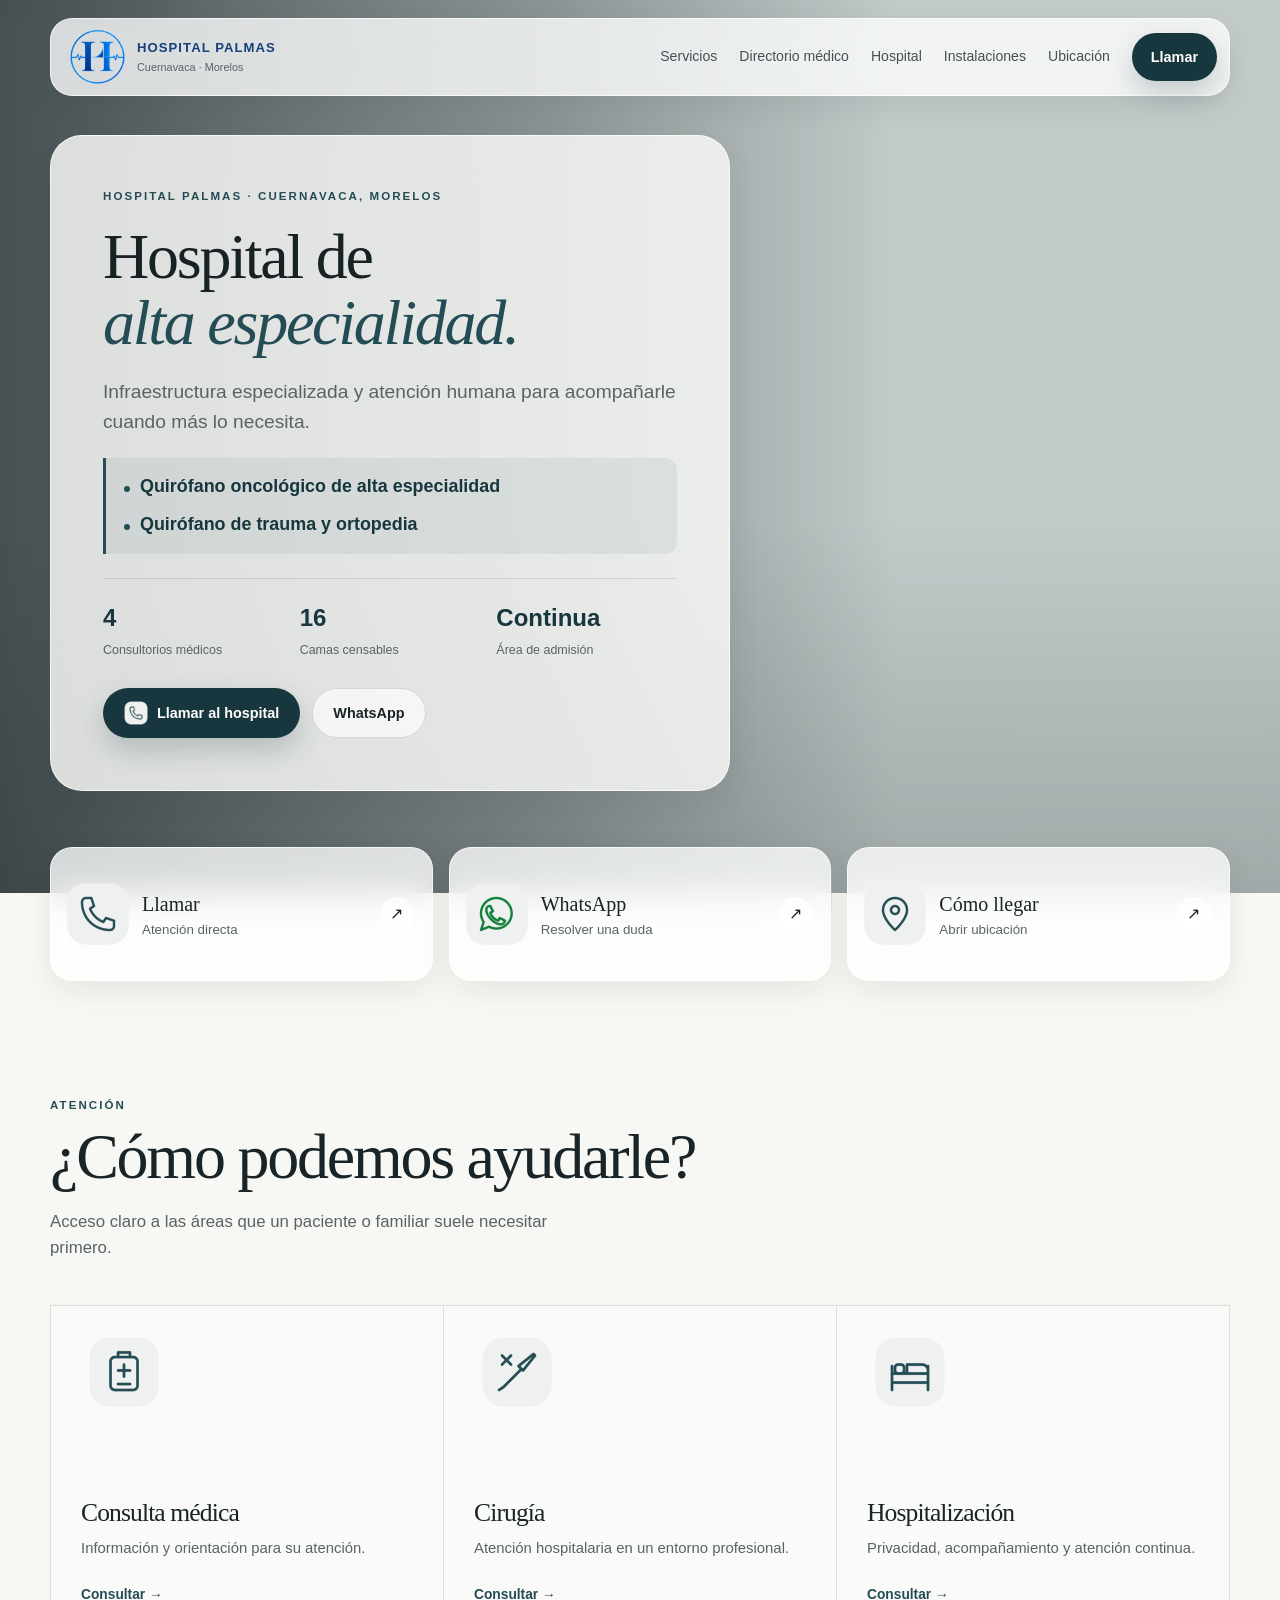
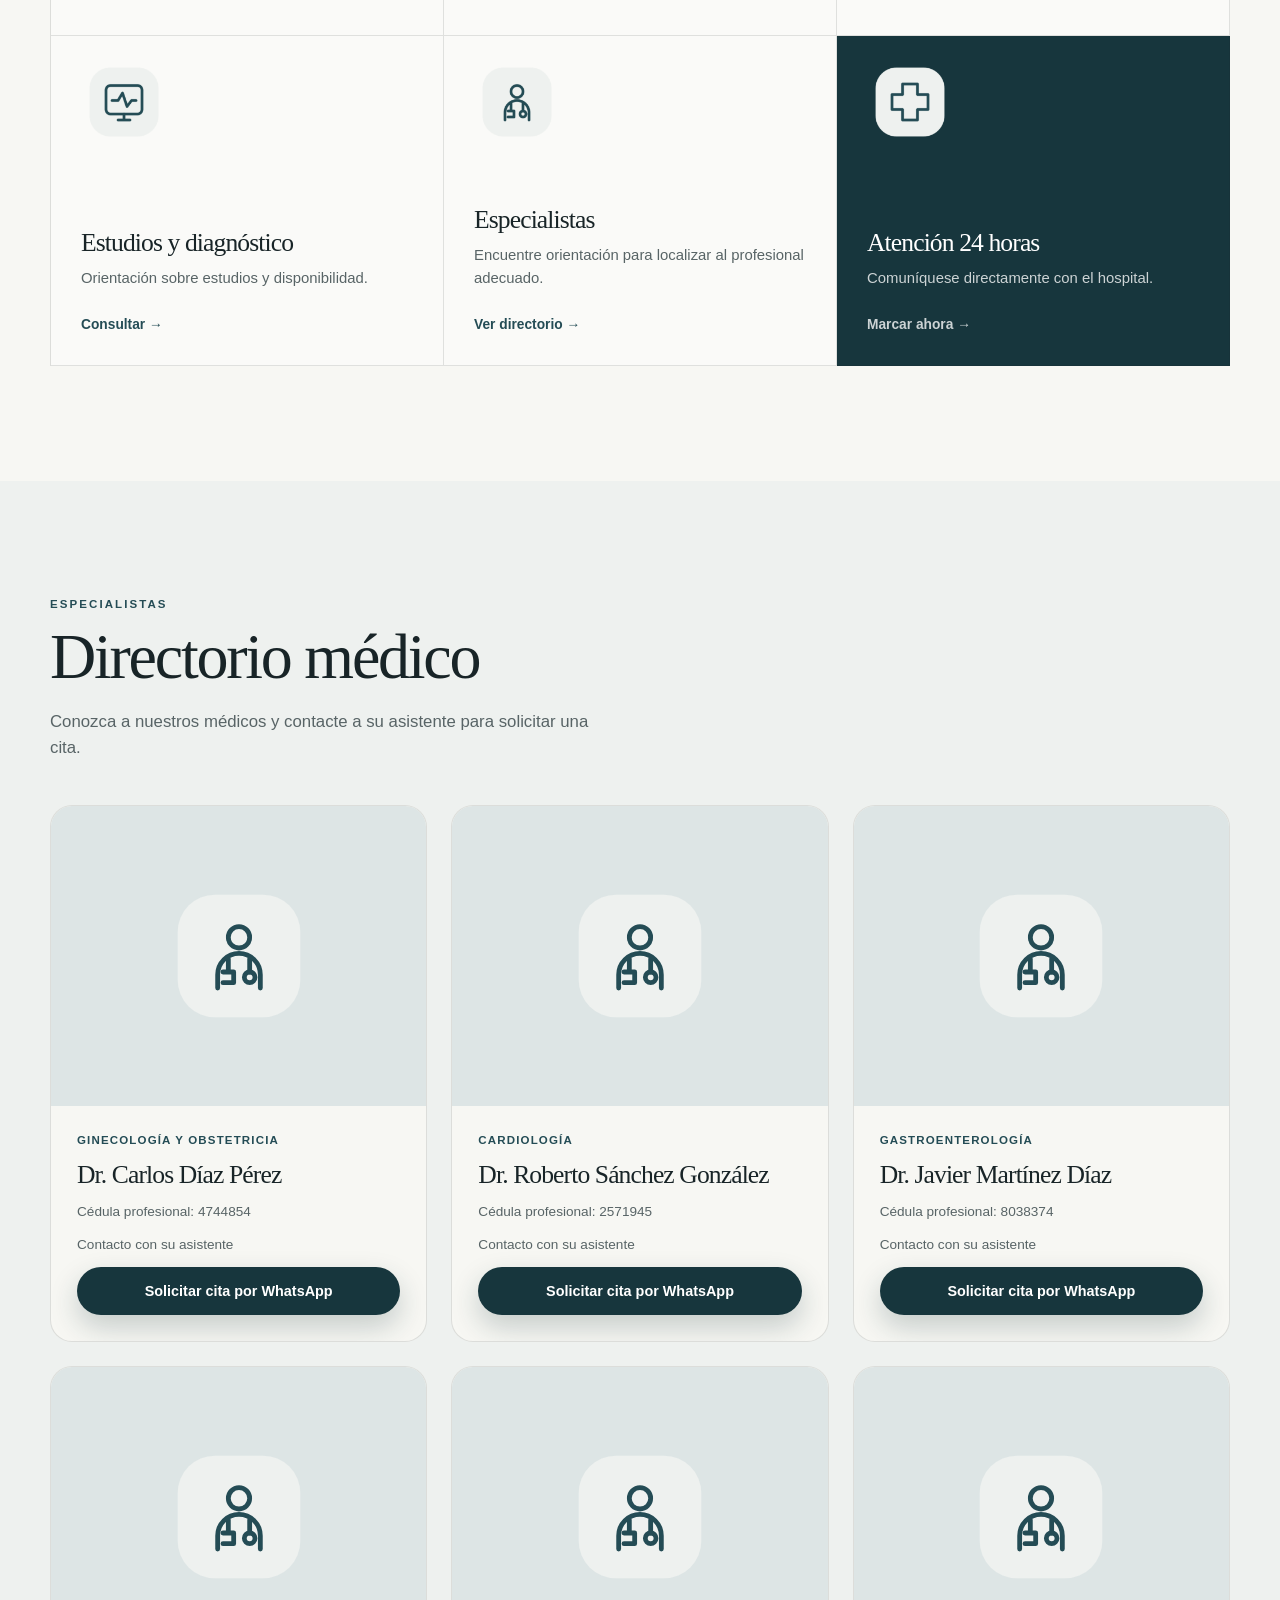
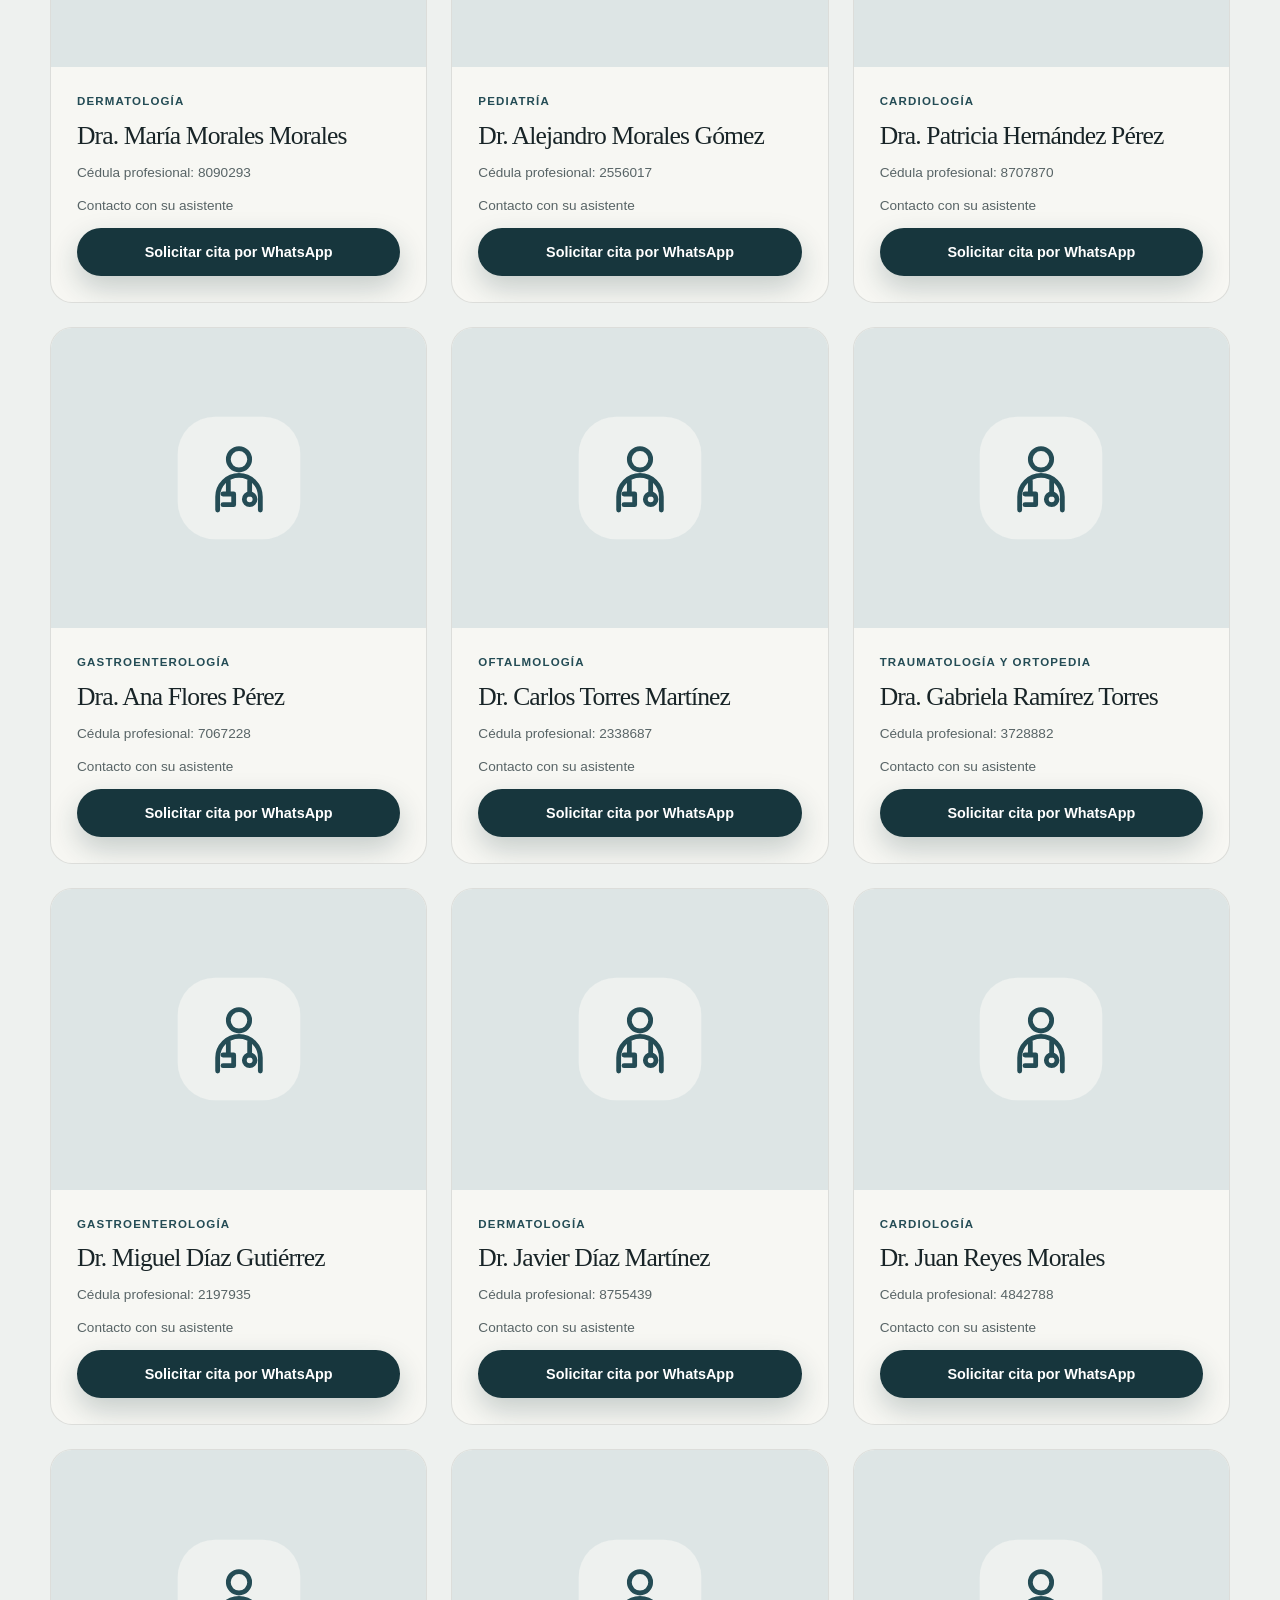
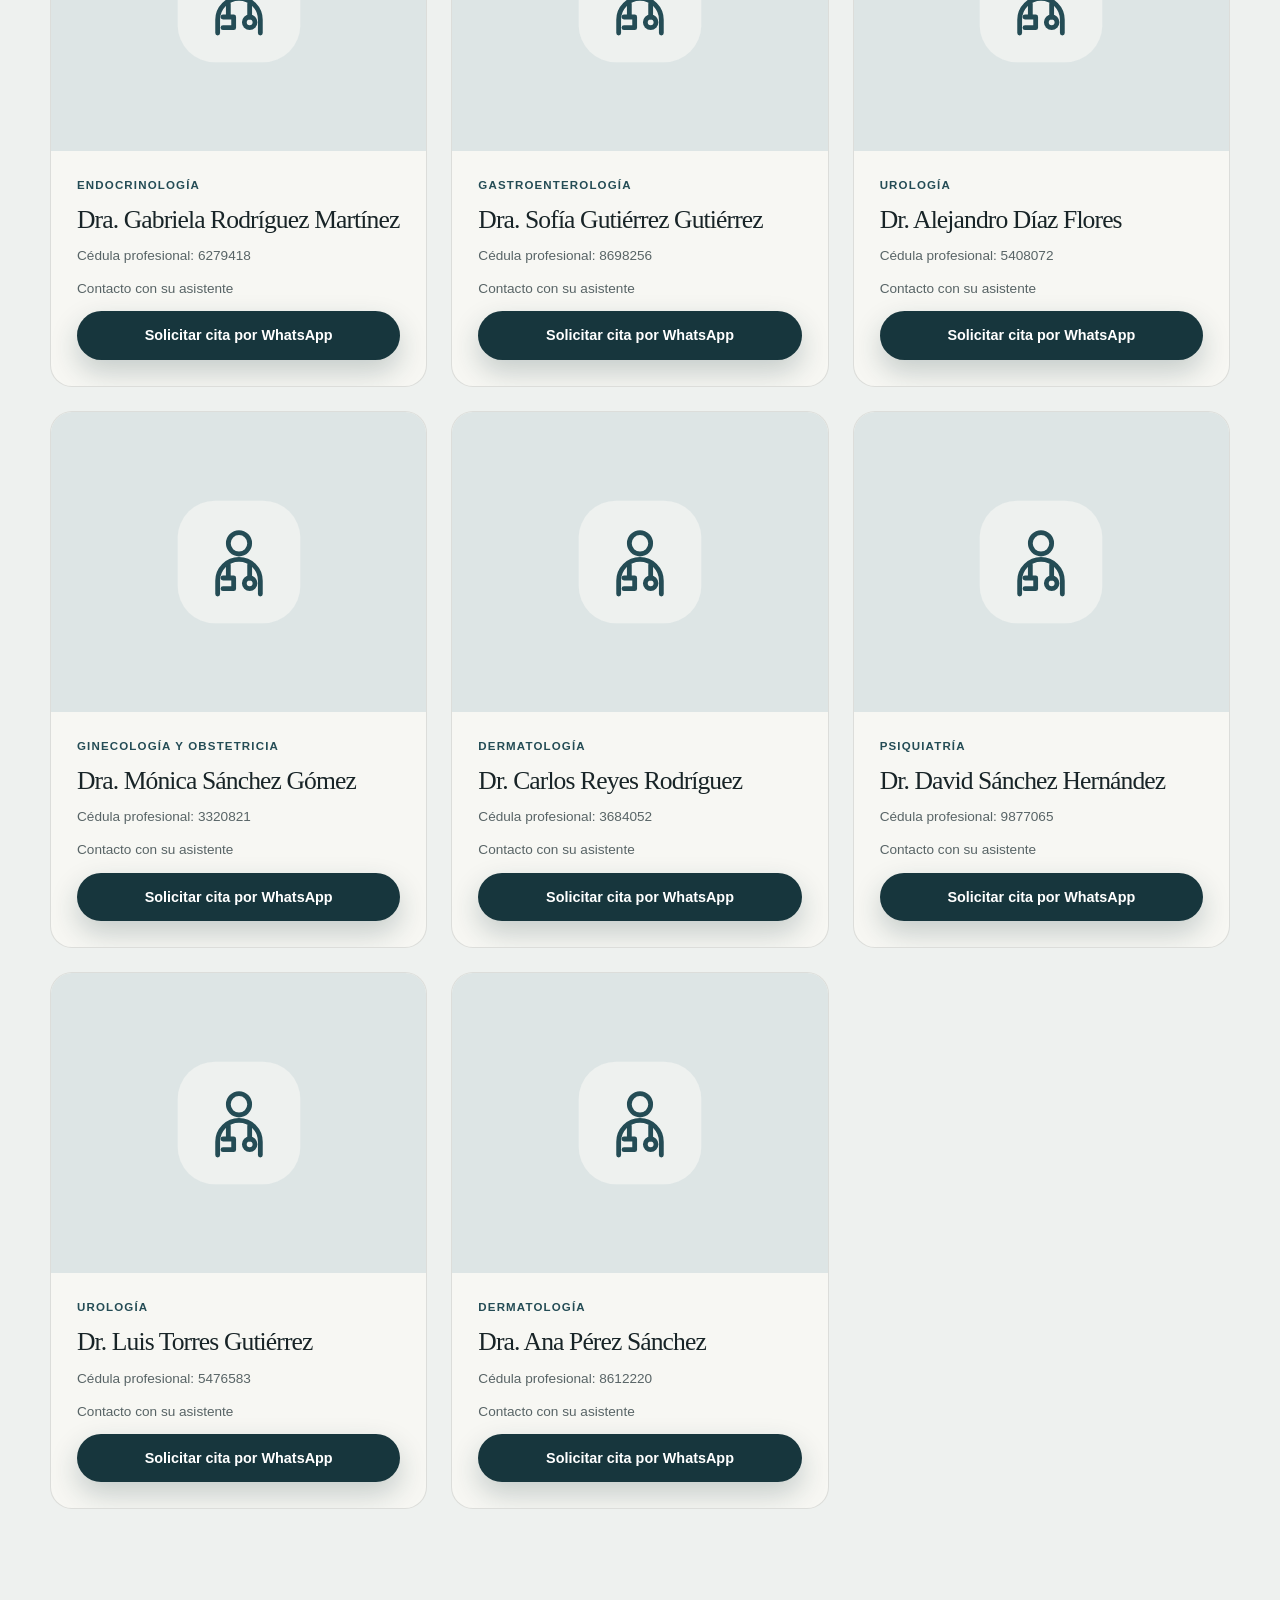
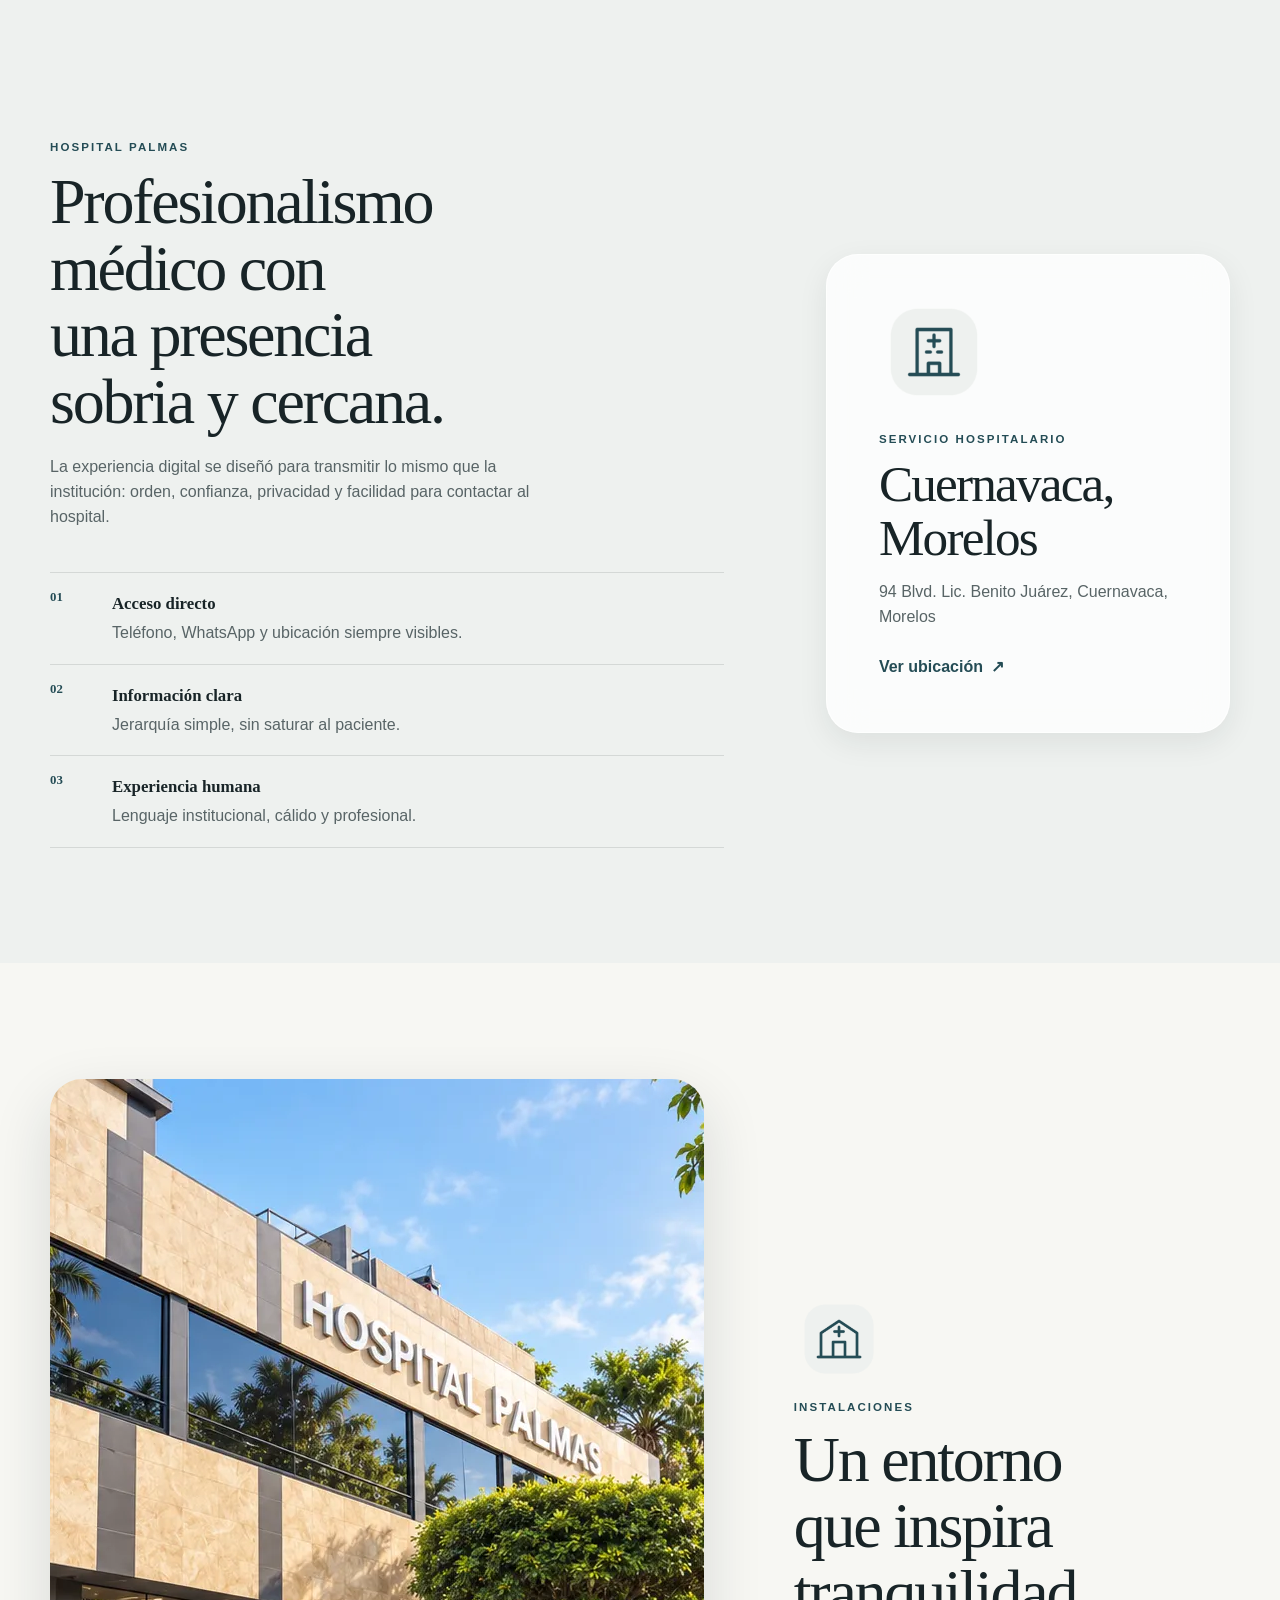
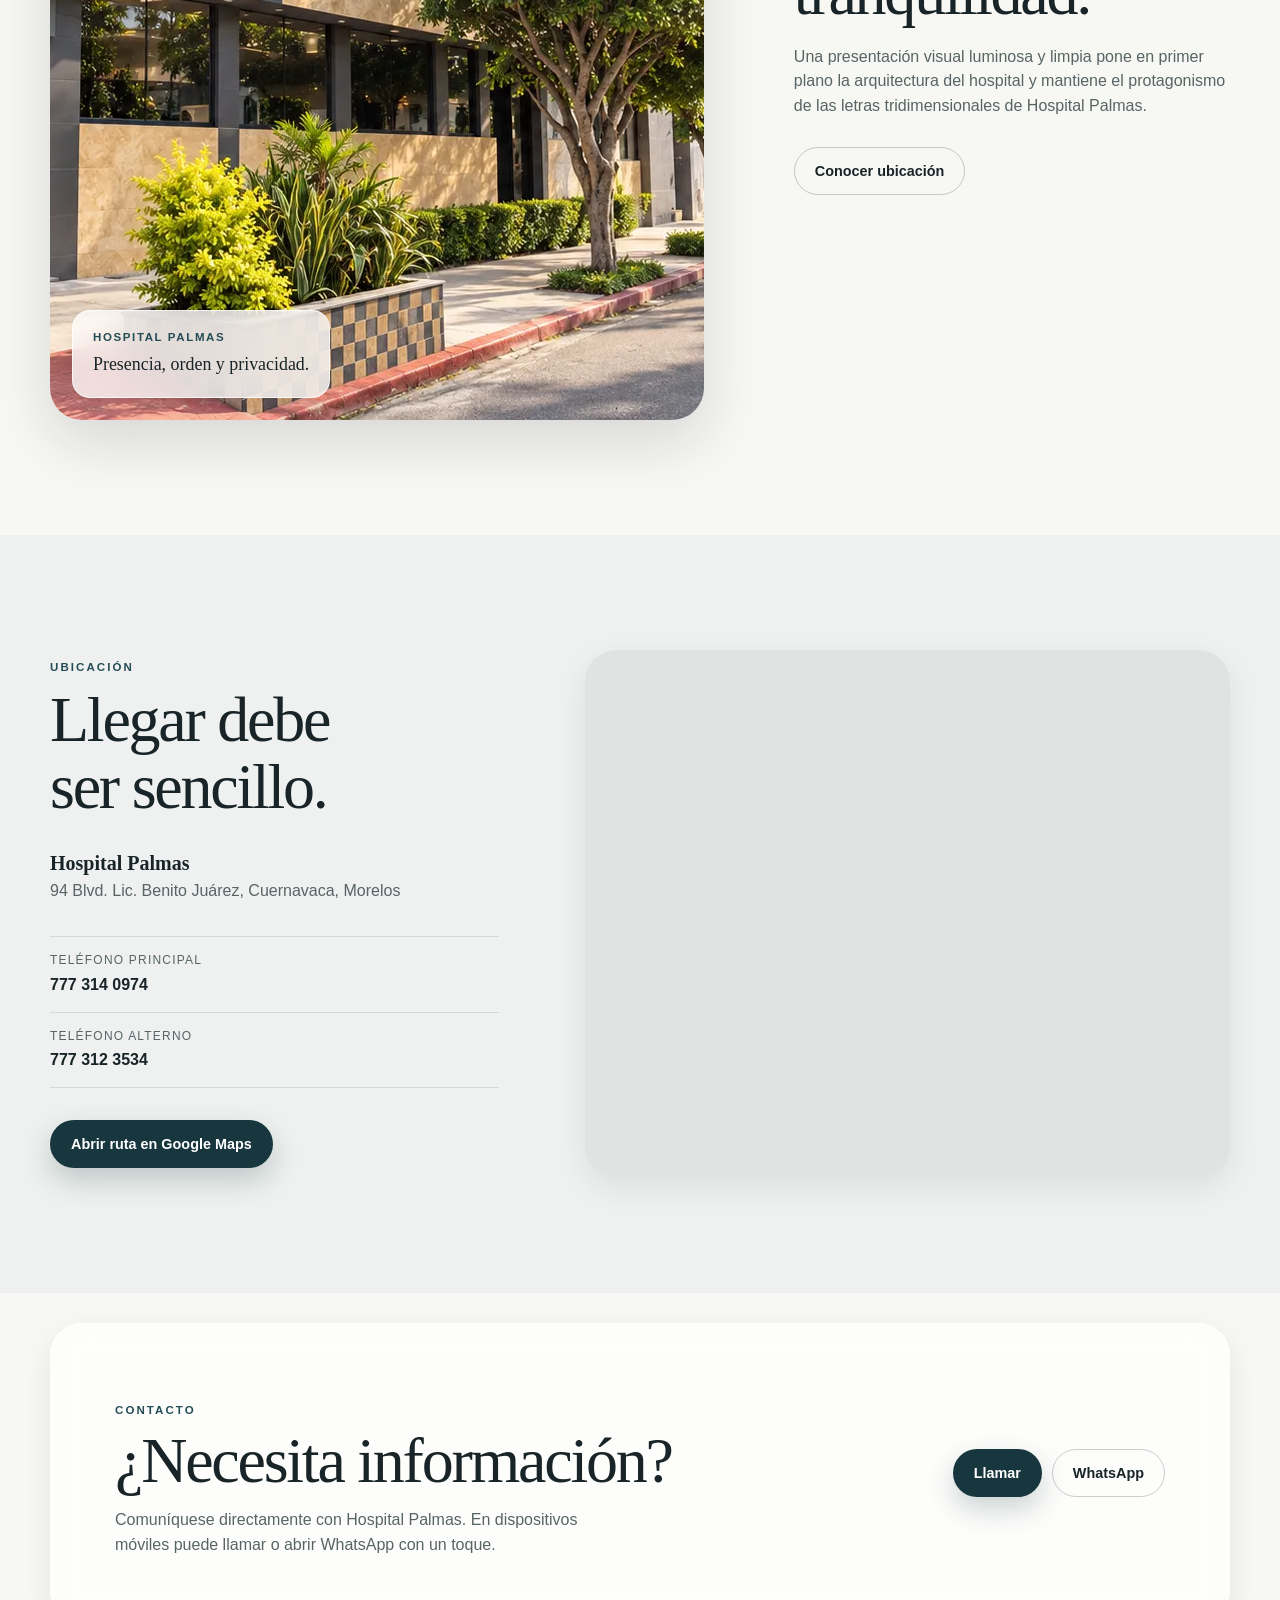
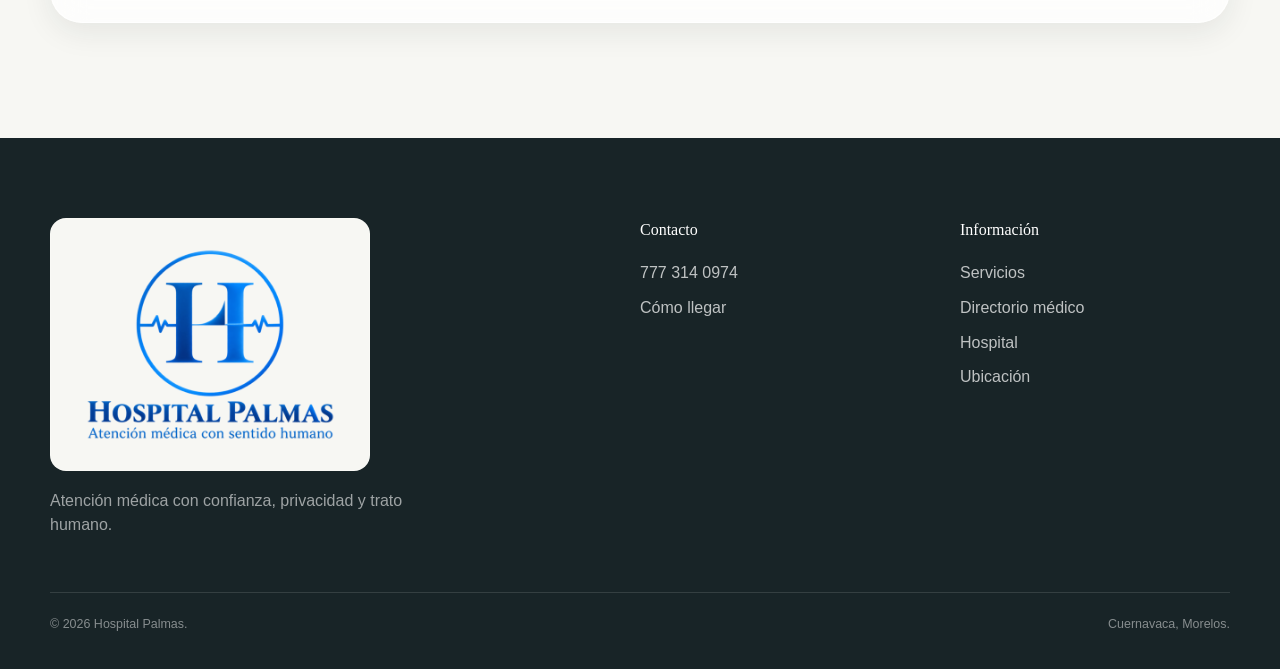
<file: index.html>
<!doctype html>
<html lang="es-MX">
<head>
  <meta charset="utf-8">
  <meta name="viewport" content="width=device-width, initial-scale=1, viewport-fit=cover">
  <meta name="theme-color" content="#f7f7f3">
  <meta name="description" content="Hospital Palmas en Cuernavaca, Morelos. Atención hospitalaria con confianza, privacidad y trato humano.">
  <meta name="format-detection" content="telephone=no">
  <meta name="mobile-web-app-capable" content="yes">
  <meta name="apple-mobile-web-app-capable" content="yes">
  <meta name="apple-mobile-web-app-status-bar-style" content="default">
  <title>Hospital Palmas | Cuernavaca, Morelos</title>

  <link rel="icon" href="./assets/img/favicon.svg" type="image/svg+xml">
  <link rel="manifest" href="./manifest.webmanifest">
  <link rel="preload" href="./assets/img/hero-hospital-palmas-fast.webp" media="(min-width: 721px)" as="image" type="image/webp" fetchpriority="high">
  <link rel="preload" href="./assets/img/hero-hospital-palmas-mobile-fast.webp" media="(max-width: 720px)" as="image" type="image/webp" fetchpriority="high">
  <link rel="stylesheet" href="./assets/css/modules/tokens.css">
  <link rel="stylesheet" href="./assets/css/modules/reset.css">
  <link rel="stylesheet" href="./assets/css/modules/base.css">
  <link rel="stylesheet" href="./assets/css/modules/header.css">
  <link rel="stylesheet" href="./assets/css/modules/hero.css">
  <link rel="stylesheet" href="./assets/css/modules/components.css">
  <link rel="stylesheet" href="./assets/css/modules/sections.css">
  <link rel="stylesheet" href="./assets/css/modules/directory.css">
  <link rel="stylesheet" href="./assets/css/modules/responsive.css">

  <script type="application/ld+json">
  {
    "@context": "https://schema.org",
    "@type": "Hospital",
    "name": "Hospital Palmas",
    "address": {
      "@type": "PostalAddress",
      "streetAddress": "94 Blvd. Lic. Benito Juárez",
      "addressLocality": "Cuernavaca",
      "addressRegion": "Morelos",
      "addressCountry": "MX"
    },
    "telephone": "+52 777 314 0974"
  }
  </script>
</head>
<body>
  <a class="skip-link" href="#contenido">Saltar al contenido</a>

  <header class="site-header" data-header>
    <div class="shell header-inner glass">
      <a class="brand" href="#inicio" aria-label="Hospital Palmas, inicio">
        <span class="brand-emblem" aria-hidden="true"><img src="./assets/img/hospital-palmas-logo.webp" alt="" width="640" height="480"></span>
        <span class="brand-copy">
          <strong>HOSPITAL PALMAS</strong>
          <small>Cuernavaca · Morelos</small>
        </span>
      </a>

      <button class="nav-toggle" type="button" aria-expanded="false" aria-controls="main-nav" data-nav-toggle>
        <span class="sr-only">Abrir menú</span>
        <span class="nav-toggle-line"></span><span class="nav-toggle-line"></span>
      </button>

      <nav class="main-nav" id="main-nav" aria-label="Navegación principal" data-nav>
        <a href="#servicios">Servicios</a>
        <a href="#directorio">Directorio médico</a>
        <a href="#hospital">Hospital</a>
        <a href="#instalaciones">Instalaciones</a>
        <a href="#ubicacion">Ubicación</a>
        <a class="button button--small button--dark" href="tel:+527773140974" data-phone-link>Llamar</a>
      </nav>
    </div>
  </header>

  <main id="contenido">
    <section class="hero" id="inicio" aria-labelledby="hero-title">
      <picture class="hero-media" aria-hidden="true">
        <source media="(max-width: 720px)" srcset="./assets/img/hero-hospital-palmas-mobile-fast.webp" type="image/webp">
        <source srcset="./assets/img/hero-hospital-palmas-fast.webp" type="image/webp">
        <img src="./assets/img/hero-hospital-palmas-fast.webp" alt="" width="1672" height="941" fetchpriority="high" decoding="async">
      </picture>
      <div class="hero-scrim"></div>

      <div class="shell hero-content">
        <div class="hero-card glass glass--hero">
          <p class="eyebrow">Hospital Palmas · Cuernavaca, Morelos</p>
          <h1 id="hero-title">Hospital de <em>alta especialidad.</em></h1>
          <p class="hero-lead">Infraestructura especializada y atención humana para acompañarle cuando más lo necesita.</p>
          <ul class="hero-specialties" aria-label="Áreas quirúrgicas">
            <li>Quirófano oncológico de alta especialidad</li>
            <li>Quirófano de trauma y ortopedia</li>
          </ul>
          <dl class="hero-capacity" aria-label="Infraestructura hospitalaria">
            <div><dt>Consultorios médicos</dt><dd>4</dd></div>
            <div><dt>Camas censables</dt><dd>16</dd></div>
            <div><dt>Área de admisión</dt><dd>Continua</dd></div>
          </dl>
          <div class="hero-actions" role="group" aria-label="Acciones principales">
            <a class="button button--primary" href="tel:+527773140974" data-phone-link>
              <img class="button-icon" src="./assets/img/icons/phone.webp" alt="" width="24" height="24">
              Llamar al hospital
            </a>
            <a class="button button--glass" href="https://wa.me/527773140974?text=Hola%2C%20quisiera%20solicitar%20informaci%C3%B3n%20en%20Hospital%20Palmas." target="_blank" rel="noopener" data-whatsapp-link>
              WhatsApp
            </a>
          </div>
        </div>
      </div>
    </section>

    <section class="quick-actions section--lifted" aria-label="Acciones rápidas">
      <div class="shell quick-grid">
        <a class="quick-card glass" href="tel:+527773140974" data-phone-link data-reveal>
          <img src="./assets/img/icons/phone.webp" alt="" width="48" height="48">
          <span><strong>Llamar</strong><small>Atención directa</small></span>
          <span class="arrow" aria-hidden="true">↗</span>
        </a>
        <a class="quick-card glass" href="https://wa.me/527773140974?text=Hola%2C%20quisiera%20solicitar%20informaci%C3%B3n%20en%20Hospital%20Palmas." target="_blank" rel="noopener" data-whatsapp-link data-reveal>
          <img src="./assets/img/icons/whatsapp.webp" alt="" width="48" height="48">
          <span><strong>WhatsApp</strong><small>Resolver una duda</small></span>
          <span class="arrow" aria-hidden="true">↗</span>
        </a>
        <a class="quick-card glass" href="https://share.google/wZBZdM2OzebrpD4pE" target="_blank" rel="noopener" data-map-link data-reveal>
          <img src="./assets/img/icons/location.webp" alt="" width="48" height="48">
          <span><strong>Cómo llegar</strong><small>Abrir ubicación</small></span>
          <span class="arrow" aria-hidden="true">↗</span>
        </a>
      </div>
    </section>

    <section class="section" id="servicios" aria-labelledby="services-title">
      <div class="shell">
        <div class="section-heading" data-reveal>
          <p class="eyebrow">Atención</p>
          <h2 id="services-title">¿Cómo podemos ayudarle?</h2>
          <p>Acceso claro a las áreas que un paciente o familiar suele necesitar primero.</p>
        </div>

        <div class="service-grid">
          <article class="service-card" data-reveal>
            <img src="./assets/img/icons/consult.webp" alt="" loading="lazy" width="48" height="48">
            <div><h3>Consulta médica</h3><p>Información y orientación para su atención.</p></div>
            <a href="#contacto" aria-label="Consultar sobre consulta médica">Consultar <span aria-hidden="true">→</span></a>
          </article>
          <article class="service-card" data-reveal>
            <img src="./assets/img/icons/surgery.webp" alt="" loading="lazy" width="48" height="48">
            <div><h3>Cirugía</h3><p>Atención hospitalaria en un entorno profesional.</p></div>
            <a href="#contacto" aria-label="Consultar sobre cirugía">Consultar <span aria-hidden="true">→</span></a>
          </article>
          <article class="service-card" data-reveal>
            <img src="./assets/img/icons/hospitalization.webp" alt="" loading="lazy" width="48" height="48">
            <div><h3>Hospitalización</h3><p>Privacidad, acompañamiento y atención continua.</p></div>
            <a href="#contacto" aria-label="Consultar sobre hospitalización">Consultar <span aria-hidden="true">→</span></a>
          </article>
          <article class="service-card" data-reveal>
            <img src="./assets/img/icons/diagnosis.webp" alt="" loading="lazy" width="48" height="48">
            <div><h3>Estudios y diagnóstico</h3><p>Orientación sobre estudios y disponibilidad.</p></div>
            <a href="#contacto" aria-label="Consultar sobre estudios y diagnóstico">Consultar <span aria-hidden="true">→</span></a>
          </article>
          <article class="service-card" data-reveal>
            <img src="./assets/img/icons/specialists.webp" alt="" loading="lazy" width="48" height="48">
            <div><h3>Especialistas</h3><p>Encuentre orientación para localizar al profesional adecuado.</p></div>
            <a href="#directorio">Ver directorio <span aria-hidden="true">→</span></a>
          </article>
          <article class="service-card service-card--accent" data-reveal>
            <img src="./assets/img/icons/emergency.webp" alt="" loading="lazy" width="48" height="48">
            <div><h3>Atención 24 horas</h3><p>Comuníquese directamente con el hospital.</p></div>
            <a href="tel:+527773140974" data-phone-link>Marcar ahora <span aria-hidden="true">→</span></a>
          </article>
        </div>
      </div>
    </section>

    <section class="section directory-section" id="directorio" aria-labelledby="directory-title">
      <div class="shell">
        <div class="section-heading">
          <p class="eyebrow">Especialistas</p>
          <h2 id="directory-title">Directorio médico</h2>
          <p>Conozca a nuestros médicos y contacte a su asistente para solicitar una cita.</p>
        </div>
        <div class="directory-grid" data-doctor-list></div>
        <div class="directory-empty" data-directory-status role="status">
          <p class="eyebrow">Próximamente</p>
          <h3>Estamos preparando nuestro directorio.</h3>
          <p data-directory-message>Pronto podrá consultar los perfiles de nuestros médicos. Mientras tanto, comuníquese con el hospital para recibir orientación.</p>
          <a class="button button--outline" href="tel:+527773140974" data-phone-link>Llamar al hospital</a>
        </div>
      </div>
    </section>

    <section class="section section--soft" id="hospital" aria-labelledby="hospital-title">
      <div class="shell split-layout">
        <div class="split-copy" data-reveal>
          <p class="eyebrow">Hospital Palmas</p>
          <h2 id="hospital-title">Profesionalismo médico con una presencia sobria y cercana.</h2>
          <p>La experiencia digital se diseñó para transmitir lo mismo que la institución: orden, confianza, privacidad y facilidad para contactar al hospital.</p>
          <div class="trust-list" role="list">
            <div role="listitem"><span>01</span><p><strong>Acceso directo</strong>Teléfono, WhatsApp y ubicación siempre visibles.</p></div>
            <div role="listitem"><span>02</span><p><strong>Información clara</strong>Jerarquía simple, sin saturar al paciente.</p></div>
            <div role="listitem"><span>03</span><p><strong>Experiencia humana</strong>Lenguaje institucional, cálido y profesional.</p></div>
          </div>
        </div>
        <div class="feature-panel glass" data-reveal>
          <img src="./assets/img/icons/hospital.webp" alt="" loading="lazy" width="48" height="48">
          <p class="eyebrow">Servicio hospitalario</p>
          <h3>Cuernavaca, Morelos</h3>
          <p data-address>94 Blvd. Lic. Benito Juárez, Cuernavaca, Morelos.</p>
          <a class="text-link" href="https://share.google/wZBZdM2OzebrpD4pE" target="_blank" rel="noopener" data-map-link>Ver ubicación <span aria-hidden="true">↗</span></a>
        </div>
      </div>
    </section>

    <section class="section" id="instalaciones" aria-labelledby="facilities-title">
      <div class="shell facilities-layout">
        <div class="facilities-visual" data-reveal>
          <img src="./assets/img/hero-hospital-palmas-fast.webp" alt="Fachada de Hospital Palmas en Cuernavaca" loading="lazy" width="1672" height="941">
          <div class="floating-note glass"><span>Hospital Palmas</span><strong>Presencia, orden y privacidad.</strong></div>
        </div>
        <div class="facilities-copy" data-reveal>
          <img class="section-icon" src="./assets/img/icons/facilities.webp" alt="" loading="lazy" width="48" height="48">
          <p class="eyebrow">Instalaciones</p>
          <h2 id="facilities-title">Un entorno que inspira tranquilidad.</h2>
          <p>Una presentación visual luminosa y limpia pone en primer plano la arquitectura del hospital y mantiene el protagonismo de las letras tridimensionales de Hospital Palmas.</p>
          <a class="button button--outline" href="#ubicacion">Conocer ubicación</a>
        </div>
      </div>
    </section>

    <section class="section section--soft" id="ubicacion" aria-labelledby="location-title">
      <div class="shell location-layout">
        <div class="location-copy" data-reveal>
          <p class="eyebrow">Ubicación</p>
          <h2 id="location-title">Llegar debe ser sencillo.</h2>
          <address>
            <strong>Hospital Palmas</strong><br>
            <span data-address>94 Blvd. Lic. Benito Juárez<br>Cuernavaca, Morelos</span>
          </address>
          <div class="contact-stack">
            <a href="tel:+527773140974" data-phone-link><span>Teléfono principal</span><strong data-phone-display>777 314 0974</strong></a>
            <a href="tel:+527773123534" data-secondary-phone-link><span>Teléfono alterno</span><strong data-secondary-phone-display>777 312 3534</strong></a>
          </div>
          <a class="button button--primary" href="https://share.google/wZBZdM2OzebrpD4pE" target="_blank" rel="noopener" data-map-link>Abrir ruta en Google Maps</a>
        </div>
        <div class="map-frame" data-reveal>
          <iframe title="Mapa de Hospital Palmas en Cuernavaca" data-map-src="https://www.google.com/maps?q=94%20Blvd.%20Lic.%20Benito%20Ju%C3%A1rez%2C%20Cuernavaca%2C%20Morelos&output=embed" loading="lazy" referrerpolicy="no-referrer-when-downgrade" allowfullscreen></iframe>
        </div>
      </div>
    </section>

    <section class="section contact-section" id="contacto" aria-labelledby="contact-title">
      <div class="shell contact-card glass" data-reveal>
        <div>
          <p class="eyebrow">Contacto</p>
          <h2 id="contact-title">¿Necesita información?</h2>
          <p>Comuníquese directamente con Hospital Palmas. En dispositivos móviles puede llamar o abrir WhatsApp con un toque.</p>
        </div>
        <div class="contact-actions">
          <a class="button button--primary" href="tel:+527773140974" data-phone-link>Llamar</a>
          <a class="button button--outline" href="https://wa.me/527773140974?text=Hola%2C%20quisiera%20solicitar%20informaci%C3%B3n%20en%20Hospital%20Palmas." target="_blank" rel="noopener" data-whatsapp-link>WhatsApp</a>
        </div>
      </div>
    </section>
  </main>

  <footer class="site-footer">
    <div class="shell footer-grid">
      <div>
        <a class="brand brand--footer" href="#inicio" aria-label="Hospital Palmas, inicio"><img class="brand-logo" src="./assets/img/hospital-palmas-logo.webp" alt="Hospital Palmas — Atención médica con sentido humano" width="640" height="480" loading="lazy"></a>
        <p>Atención médica con confianza, privacidad y trato humano.</p>
      </div>
      <div><strong>Contacto</strong><a href="tel:+527773140974" data-phone-link data-phone-display>777 314 0974</a><a href="https://share.google/wZBZdM2OzebrpD4pE" target="_blank" rel="noopener" data-map-link>Cómo llegar</a></div>
      <div><strong>Información</strong><a href="#servicios">Servicios</a><a href="#directorio">Directorio médico</a><a href="#hospital">Hospital</a><a href="#ubicacion">Ubicación</a></div>
    </div>
    <div class="shell footer-bottom"><span>© <span data-year></span> Hospital Palmas.</span><span>Cuernavaca, Morelos.</span></div>
  </footer>

  <nav class="mobile-dock glass" aria-label="Acciones rápidas móviles">
    <a href="tel:+527773140974" data-phone-link><img src="./assets/img/icons/phone.webp" alt="" width="24" height="24"><small>Llamar</small></a>
    <a href="https://wa.me/527773140974?text=Hola%2C%20quisiera%20solicitar%20informaci%C3%B3n%20en%20Hospital%20Palmas." target="_blank" rel="noopener" data-whatsapp-link><img src="./assets/img/icons/whatsapp.webp" alt="" width="24" height="24"><small>WhatsApp</small></a>
    <a href="https://share.google/wZBZdM2OzebrpD4pE" target="_blank" rel="noopener" data-map-link><img src="./assets/img/icons/location.webp" alt="" width="24" height="24"><small>Cómo llegar</small></a>
  </nav>

  <script type="module" src="./assets/js/app.js"></script>
</body>
</html>
</file>
<file: assets/css/modules/tokens.css>
:root {
  --paper: #f7f7f3;
  --white: #ffffff;
  --ink: #182427;
  --ink-soft: #586466;
  --line: rgba(24, 36, 39, .12);
  --petrol: #244c55;
  --petrol-deep: #17363d;
  --silver: #c7cecf;
  --sand: #d9c7ae;
  --alert: #a43e36;
  --glass: rgba(255, 255, 255, .78);
  --glass-strong: rgba(255, 255, 255, .9);
  --shadow-sm: 0 10px 30px rgba(24, 36, 39, .08);
  --shadow-md: 0 22px 60px rgba(24, 36, 39, .14);
  --radius-sm: 14px;
  --radius-md: 22px;
  --radius-lg: 32px;
  --shell: 1180px;
  --header-h: 78px;
  --ease: cubic-bezier(.2,.8,.2,1);
}
</file>
<file: assets/css/modules/base.css>
body {
  background: var(--paper);
  color: var(--ink);
  font-family: -apple-system, BlinkMacSystemFont, "SF Pro Text", "Segoe UI", Roboto, Helvetica, Arial, sans-serif;
  line-height: 1.55;
  -webkit-font-smoothing: antialiased;
  text-rendering: optimizeLegibility;
  overflow-x: hidden;
}
body.nav-open { overflow: hidden; }
.shell { width: min(calc(100% - 40px), var(--shell)); margin-inline: auto; }
.section { padding: clamp(76px, 9vw, 132px) 0; }
.section--soft { background: #eef1ef; }
.eyebrow { color: var(--petrol); text-transform: uppercase; letter-spacing: .18em; font-size: .72rem; font-weight: 800; }
h1, h2, h3 { font-family: Georgia, "Times New Roman", serif; font-weight: 500; letter-spacing: -.035em; line-height: 1.04; text-wrap: balance; }
h1 { font-size: clamp(2.8rem, 7vw, 6.5rem); }
h2 { font-size: clamp(2.2rem, 5vw, 4.5rem); }
h3 { font-size: clamp(1.35rem, 2vw, 1.85rem); }
p { color: var(--ink-soft); }
address { font-style: normal; }
.glass { background: var(--glass); border: 1px solid rgba(255,255,255,.72); box-shadow: var(--shadow-sm); backdrop-filter: blur(18px) saturate(135%); -webkit-backdrop-filter: blur(18px) saturate(135%); }
.sr-only { position: absolute; width: 1px; height: 1px; padding: 0; margin: -1px; overflow: hidden; clip: rect(0,0,0,0); white-space: nowrap; border: 0; }
.skip-link { position: fixed; z-index: 9999; left: 12px; top: 12px; transform: translateY(-140%); padding: 10px 14px; background: var(--white); border-radius: 10px; box-shadow: var(--shadow-sm); }
.skip-link:focus { transform: translateY(0); }
[data-reveal] { opacity: 0; transform: translateY(20px); transition: opacity .7s var(--ease), transform .7s var(--ease); }
[data-reveal].is-visible { opacity: 1; transform: none; }
:focus-visible { outline: 3px solid rgba(36, 76, 85, .35); outline-offset: 3px; }
::selection { background: rgba(36, 76, 85, .16); }

section[id] { scroll-margin-top: 120px; }
@media (max-width: 720px) { section[id] { scroll-margin-top: 100px; } }
</file>
<file: assets/css/modules/header.css>
.site-header { position: fixed; z-index: 100; inset: 18px 0 auto; transition: transform .35s var(--ease); }
.header-inner { min-height: var(--header-h); border-radius: 22px; display: flex; align-items: center; justify-content: space-between; padding: 10px 12px 10px 18px; }
.brand { display: inline-flex; align-items: center; gap: 12px; min-width: 0; }
.brand-emblem { position: relative; overflow: hidden; flex: 0 0 auto; width: clamp(44px, 5vw, 56px); aspect-ratio: 1; }
/* Show the emblem region of the original 1448 × 1086 logo without altering the asset. */
.brand-emblem img { position: absolute; width: 188.052%; max-width: none; height: auto; left: -43.506%; top: -7.143%; }
.site-header .brand-copy strong { color: #173f7a; }
.brand--footer { width: min(100%, 320px); padding: 18px 16px; border: 1px solid rgba(255,255,255,.18); border-radius: 16px; background: var(--paper); }
.brand-logo { width: 100%; height: auto; }
.brand:focus-visible { outline: 2px solid #4d6e9b; outline-offset: 5px; }
.brand-mark { flex-shrink: 0; width: 42px; aspect-ratio: 1; display: grid; place-items: center; border-radius: 12px; background: var(--petrol-deep); color: #fff; font: 700 .9rem/1 Georgia,serif; letter-spacing: .03em; box-shadow: inset 0 1px 0 rgba(255,255,255,.24); }
.brand-copy { display: grid; gap: 1px; }
.brand-copy strong { font-size: .82rem; letter-spacing: .08em; white-space: nowrap; }
.brand-copy small { color: var(--ink-soft); font-size: .68rem; }
.main-nav { display: flex; align-items: center; gap: 22px; font-size: .88rem; }
.main-nav > a:not(.button) { color: #445154; transition: color .2s ease; }
.main-nav > a:not(.button):hover { color: var(--petrol); }
.nav-toggle { flex-shrink: 0; display: none; width: 46px; height: 46px; border-radius: 14px; cursor: pointer; }
.nav-toggle .nav-toggle-line { display: block; width: 22px; height: 1.5px; margin: 6px auto; background: var(--ink); transition: transform .25s ease; }
</file>
<file: assets/css/modules/hero.css>
.hero { position: relative; min-height: max(720px, 92svh); overflow: hidden; background: #ccd4d3; }
.hero-media, .hero-media img { position: absolute; inset: 0; width: 100%; height: 100%; }
.hero-media img { object-fit: cover; object-position: 54% center; }
.hero-scrim { position: absolute; inset: 0; background: linear-gradient(90deg, rgba(14,25,29,.7) 0%, rgba(14,25,29,.34) 43%, rgba(14,25,29,.05) 70%), linear-gradient(0deg, rgba(10,16,18,.18), transparent 42%); }
.hero-content { position: relative; z-index: 2; min-height: max(720px, 92svh); display: flex; align-items: flex-end; padding-top: 135px; padding-bottom: clamp(70px, 8vw, 110px); }
.hero-card { width: min(680px, 100%); padding: clamp(28px, 5vw, 52px); border-radius: var(--radius-lg); background: rgba(250,250,247,.84); }
.hero-card .eyebrow { margin-bottom: 18px; }
.hero-card h1 { color: #172225; font-size: clamp(2.8rem, 5vw, 4.4rem); }
.hero-card h1 em { color: var(--petrol); font-style: italic; }
.hero-lead { max-width: 55ch; margin-top: 20px; font-size: clamp(1rem, 1.5vw, 1.2rem); }
.hero-actions { display: flex; flex-wrap: wrap; gap: 12px; margin-top: 28px; }
.hero-meta { display: flex; gap: 28px; margin-top: 28px; padding-top: 22px; border-top: 1px solid var(--line); font-size: .82rem; color: var(--ink-soft); }
.hero-meta span { display: grid; gap: 2px; }
.hero-meta strong { color: var(--ink); font-size: .95rem; }

.hero-specialties { list-style: none; margin: 22px 0 0; padding: 16px 18px; display: grid; gap: 12px; border-left: 3px solid var(--petrol); border-radius: 0 12px 12px 0; background: rgba(36,76,85,.07); }
.hero-specialties li { display: grid; grid-template-columns: 6px minmax(0, 1fr); gap: 10px; align-items: baseline; font-size: clamp(1rem, 1.4vw, 1.12rem); font-weight: 700; line-height: 1.45; color: var(--petrol-deep); }
.hero-specialties li::before { content: ""; width: 6px; height: 6px; border-radius: 50%; background: var(--petrol); }
.hero-capacity { display: grid; grid-template-columns: repeat(3, minmax(0, 1fr)); gap: 16px; margin-top: 24px; padding-top: 20px; border-top: 1px solid var(--line); }
.hero-capacity > div { display: flex; flex-direction: column; gap: 4px; }
.hero-capacity dt { font-size: .78rem; color: var(--ink-soft); }
.hero-capacity dd { order: -1; font-size: clamp(1.1rem, 2vw, 1.5rem); font-weight: 750; color: var(--petrol-deep); }
@media (max-width: 380px) {
  .hero-capacity { grid-template-columns: repeat(2, minmax(0, 1fr)); }
  .hero-capacity > div:last-child { grid-column: 1 / -1; }
}
</file>
<file: assets/css/modules/components.css>
.button { min-height: 48px; display: inline-flex; align-items: center; justify-content: center; gap: 9px; padding: 12px 20px; border-radius: 999px; font-weight: 750; font-size: .9rem; border: 1px solid transparent; transition: transform .2s ease, box-shadow .2s ease, background .2s ease; }
.button:hover { transform: translateY(-2px); }
.button--small { min-height: 42px; padding-inline: 18px; }
.button--primary, .button--dark { background: var(--petrol-deep); color: white; box-shadow: 0 12px 28px rgba(23,54,61,.22); }
.button--glass { background: rgba(255,255,255,.65); border-color: rgba(24,36,39,.14); }
.button--outline { background: transparent; border-color: rgba(24,36,39,.22); color: var(--ink); }
.button-icon { font-size: 1rem; }
.text-link { display: inline-flex; gap: 8px; align-items: center; color: var(--petrol); font-weight: 800; }
.section-heading { max-width: 760px; margin-bottom: 44px; }
.section-heading h2 { margin-top: 10px; }
.section-heading > p:last-child { max-width: 58ch; margin-top: 18px; font-size: 1.05rem; }
.quick-grid { display: grid; grid-template-columns: repeat(3, 1fr); gap: 16px; }
.quick-card { position: relative; min-height: 134px; border-radius: var(--radius-md); padding: 18px 18px 18px 15px; display: grid; grid-template-columns: 64px minmax(0, 1fr) 34px; align-items: center; gap: 12px; transition: transform .25s var(--ease), box-shadow .25s var(--ease); }
.quick-card:hover { transform: translateY(-4px); box-shadow: var(--shadow-md); }
.quick-card img { width: 64px; height: 64px; object-fit: contain; }
.quick-card span:nth-of-type(1) { display: grid; min-width: 0; overflow-wrap: anywhere; }
.quick-card strong { font-family: Georgia,serif; font-size: 1.25rem; font-weight: 500; }
.quick-card small { color: var(--ink-soft); }
.arrow { width: 34px; height: 34px; display: grid; place-items: center; border-radius: 50%; background: rgba(255,255,255,.72); }
.service-grid { display: grid; grid-template-columns: repeat(3, 1fr); border-top: 1px solid var(--line); border-left: 1px solid var(--line); }
.service-card { min-height: 330px; padding: 30px; border-right: 1px solid var(--line); border-bottom: 1px solid var(--line); display: flex; flex-direction: column; align-items: flex-start; background: rgba(255,255,255,.38); transition: background .25s ease, transform .25s ease; }
.service-card:hover { background: #fff; }
.service-card img { width: 86px; height: 72px; object-fit: contain; margin-bottom: auto; }
.service-card h3 { margin: 26px 0 10px; }
.service-card p { font-size: .93rem; }
.service-card > a { margin-top: 24px; color: var(--petrol); font-size: .86rem; font-weight: 800; }
.service-card--accent { background: var(--petrol-deep); color: #fff; }
.service-card--accent p, .service-card--accent > a { color: rgba(255,255,255,.78); }
.service-card--accent:hover { background: #102d34; }
.mobile-dock { display: none; }
</file>
<file: assets/css/modules/sections.css>
.section--lifted { position: relative; z-index: 5; margin-top: -46px; }
.split-layout { display: grid; grid-template-columns: 1.25fr .75fr; gap: clamp(40px, 8vw, 110px); align-items: center; }
.split-copy h2 { margin-top: 12px; max-width: 16ch; }
.split-copy > p:not(.eyebrow) { margin-top: 20px; max-width: 58ch; }
.trust-list { margin-top: 42px; border-top: 1px solid var(--line); }
.trust-list > div { display: grid; grid-template-columns: 44px 1fr; gap: 18px; padding: 18px 0; border-bottom: 1px solid var(--line); }
.trust-list span { color: var(--petrol); font: 700 .8rem/1 Georgia,serif; }
.trust-list p { display: grid; gap: 4px; }
.trust-list strong { color: var(--ink); font-family: Georgia,serif; font-size: 1.05rem; }
.feature-panel { border-radius: var(--radius-lg); padding: clamp(28px, 5vw, 52px); }
.feature-panel img { width: 110px; height: 90px; object-fit: contain; margin-bottom: 34px; }
.feature-panel h3 { margin: 8px 0 16px; font-size: clamp(2rem, 4vw, 3.4rem); }
.feature-panel .text-link { margin-top: 26px; }
.facilities-layout { display: grid; grid-template-columns: 1.2fr .8fr; gap: clamp(34px, 7vw, 90px); align-items: center; }
.facilities-visual { position: relative; border-radius: var(--radius-lg); overflow: hidden; box-shadow: var(--shadow-md); }
.facilities-visual > img { width: 100%; aspect-ratio: 4/3; object-fit: cover; object-position: 60% center; }
.floating-note { position: absolute; left: 22px; bottom: 22px; max-width: 300px; padding: 18px 20px; border-radius: 18px; display: grid; gap: 4px; }
.floating-note span { color: var(--petrol); font-size: .72rem; text-transform: uppercase; letter-spacing: .14em; font-weight: 800; }
.floating-note strong { font-family: Georgia,serif; font-size: 1.12rem; font-weight: 500; }
.section-icon { width: 90px; height: 72px; object-fit: contain; margin-bottom: 24px; }
.facilities-copy h2 { margin-top: 10px; }
.facilities-copy > p:not(.eyebrow) { margin: 18px 0 28px; }
.location-layout { display: grid; grid-template-columns: .82fr 1.18fr; gap: clamp(32px, 7vw, 86px); align-items: center; }
.location-copy h2 { margin-top: 10px; }
.location-copy address { margin-top: 28px; color: var(--ink-soft); font-size: 1rem; }
.location-copy address strong { color: var(--ink); font-family: Georgia,serif; font-size: 1.25rem; }
.contact-stack { display: grid; margin: 32px 0; border-top: 1px solid var(--line); }
.contact-stack a { display: grid; gap: 3px; padding: 14px 0; border-bottom: 1px solid var(--line); }
.contact-stack span { font-size: .75rem; color: var(--ink-soft); text-transform: uppercase; letter-spacing: .1em; }
.contact-stack strong { font-size: 1rem; }
.map-frame { min-height: 520px; overflow: hidden; border-radius: var(--radius-lg); box-shadow: var(--shadow-sm); background: #dfe4e3; }
.map-frame iframe { border: 0; width: 100%; height: 100%; min-height: 520px; }
.contact-section { padding-top: 30px; }
.contact-card { border-radius: var(--radius-lg); padding: clamp(30px, 6vw, 64px); display: flex; align-items: center; justify-content: space-between; gap: 30px; }
.contact-card h2 { margin-top: 8px; }
.contact-card p { margin-top: 14px; max-width: 58ch; }
.contact-actions { display: flex; gap: 10px; flex-shrink: 0; }
.site-footer { padding: 80px 0 34px; background: var(--ink); color: #fff; }
.footer-grid { display: grid; grid-template-columns: 1.5fr .75fr .75fr; gap: 50px; }
.brand--footer .brand-mark { background: rgba(255,255,255,.12); }
.brand--footer .brand-copy small { color: rgba(255,255,255,.58); }
.footer-grid > div > p { max-width: 42ch; margin-top: 18px; color: rgba(255,255,255,.58); }
.footer-grid > div:not(:first-child) { display: grid; align-content: start; gap: 10px; }
.footer-grid > div:not(:first-child) strong { margin-bottom: 8px; font-family: Georgia,serif; font-weight: 500; }
.footer-grid a { color: rgba(255,255,255,.72); }
.footer-bottom { border-top: 1px solid rgba(255,255,255,.12); margin-top: 54px; padding-top: 22px; display: flex; justify-content: space-between; gap: 20px; color: rgba(255,255,255,.48); font-size: .78rem; }
</file>
<file: assets/css/modules/directory.css>
.directory-section { background: #eef1ef; scroll-margin-top: 115px; }
.directory-grid { display: grid; grid-template-columns: repeat(3, minmax(0, 1fr)); gap: 24px; }
.doctor-card { overflow: hidden; border: 1px solid var(--line); border-radius: var(--radius-md); background: var(--paper); display: flex; flex-direction: column; }
.doctor-portrait { position: relative; aspect-ratio: 5 / 4; display: grid; place-items: center; background: #dde5e5; overflow: hidden; }
.doctor-placeholder { width: 128px; max-width: 45%; height: auto; }
.doctor-photo { position: absolute; inset: 0; width: 100%; height: 100%; object-fit: cover; object-position: center 25%; }
.doctor-details { padding: 26px; display: flex; flex-direction: column; gap: 12px; flex: 1; overflow-wrap: anywhere; }
.doctor-details .eyebrow { letter-spacing: .1em; }
.doctor-license, .doctor-assistant { font-size: .85rem; }
.doctor-details .button { margin-top: auto; text-align: center; }
.directory-empty { max-width: 760px; padding: clamp(24px, 4vw, 40px); border: 1px solid var(--line); border-radius: var(--radius-md); background: var(--paper); }
.directory-empty h3 { margin-top: 12px; }
.directory-empty > p:not(.eyebrow) { margin-top: 16px; }
.directory-empty .button { margin-top: 24px; }
@media (max-width: 980px) { .directory-grid { grid-template-columns: repeat(2, minmax(0, 1fr)); } }
@media (max-width: 720px) { .directory-grid { grid-template-columns: 1fr; } }
</file>
<file: assets/css/modules/responsive.css>
@media (max-width: 980px) {
  :root { --header-h: 70px; }
  .site-header { inset: 12px 0 auto; }
  .main-nav { position: absolute; inset: calc(100% + 12px) 0 auto; max-height: calc(100dvh - 190px); overflow-y: auto; visibility: hidden; padding: 18px; border-radius: 20px; background: rgba(250,250,247,.97); box-shadow: var(--shadow-md); display: grid; gap: 4px; transform: translateY(-18px) scale(.98); opacity: 0; pointer-events: none; transition: opacity .22s ease, transform .22s ease; }
  .main-nav.is-open { visibility: visible; opacity: 1; transform: none; pointer-events: auto; }
  .main-nav > a { padding: 13px 12px; border-radius: 12px; }
  .nav-toggle { display: block; }
  .nav-toggle[aria-expanded="true"] .nav-toggle-line:nth-last-child(2) { transform: translateY(3.75px) rotate(45deg); }
  .nav-toggle[aria-expanded="true"] .nav-toggle-line:last-child { transform: translateY(-3.75px) rotate(-45deg); }
  .quick-grid { grid-template-columns: 1fr; }
  .service-grid { grid-template-columns: repeat(2, 1fr); }
  .split-layout, .facilities-layout, .location-layout { grid-template-columns: 1fr; }
  .location-copy { order: 1; }
  .map-frame { order: 2; min-height: 430px; }
  .map-frame iframe { min-height: 430px; }
  .contact-card { align-items: flex-start; flex-direction: column; }
  .footer-grid { grid-template-columns: 1fr 1fr; }
  .footer-grid > div:first-child { grid-column: 1 / -1; }
}

@media (max-width: 720px) {
  .shell { width: min(calc(100% - 28px), var(--shell)); }
  .section { padding: 78px 0; }
  .header-inner { padding-left: 12px; border-radius: 18px; }
  .brand-copy small { display: none; }
  .brand-copy strong { font-size: .75rem; }
  .site-header .brand { gap: 9px; }
  .site-header .brand-copy strong { font-size: clamp(.62rem, 2.8vw, .75rem); letter-spacing: .04em; white-space: normal; }
  .hero { min-height: 0; padding-top: 94px; background: var(--paper); }
  .hero-media { position: relative; inset: auto; width: 100%; height: clamp(300px, 100vw, 480px); }
  .hero-media img { object-fit: cover; object-position: center 35%; }
  .hero-scrim { display: none; }
  .hero-content { min-height: 0; display: block; padding: 16px 14px 28px; width: 100%; }
  .hero-card { width: 100%; background: var(--glass-strong); padding: 28px 22px; border-radius: 26px; }
  .hero-card h1 { font-size: clamp(2.35rem, 10vw, 3.8rem); }
  .hero-lead { font-size: .97rem; }
  .hero-actions { display: grid; grid-template-columns: 1fr; }
  .button { width: 100%; min-height: 52px; }
  .hero-meta { gap: 18px; }
  .section--lifted { margin-top: 0; }
  .quick-card { min-height: 104px; grid-template-columns: 48px minmax(0, 1fr) 34px; gap: 10px; padding: 16px 12px; border-radius: 20px; }
  .quick-card img { width: 48px; height: 48px; }
  .service-grid { grid-template-columns: 1fr; border-left: 0; border-top: 0; gap: 12px; }
  .service-card { min-height: 260px; border: 1px solid var(--line); border-radius: 22px; padding: 24px; }
  .service-card img { width: 76px; height: 62px; }
  .feature-panel { border-radius: 24px; }
  .facilities-visual { border-radius: 24px; }
  .floating-note { left: 14px; right: 14px; bottom: 14px; max-width: none; }
  .map-frame { min-height: 360px; border-radius: 24px; }
  .map-frame iframe { min-height: 360px; }
  .contact-actions { width: 100%; display: grid; }
  .footer-grid { grid-template-columns: 1fr; }
  .footer-grid > div:first-child { grid-column: auto; }
  .footer-bottom { flex-direction: column; padding-bottom: 90px; }
  .mobile-dock { position: fixed; z-index: 90; left: 12px; right: 12px; bottom: max(12px, env(safe-area-inset-bottom)); display: grid; grid-template-columns: repeat(3,1fr); min-height: 64px; border-radius: 20px; padding: 6px; background: rgba(250,250,247,.92); }
  .mobile-dock a { min-height: 52px; display: grid; place-items: center; align-content: center; gap: 1px; border-radius: 14px; color: var(--ink); }
  .mobile-dock a:nth-child(2) { background: var(--petrol-deep); color: #fff; }
  .mobile-dock span { line-height: 1; font-size: 1.05rem; }
  .mobile-dock small { font-size: .66rem; font-weight: 750; }
}

@media (prefers-reduced-motion: reduce) {
  html { scroll-behavior: auto; }
  *, *::before, *::after { animation-duration: .01ms !important; animation-iteration-count: 1 !important; transition-duration: .01ms !important; }
  [data-reveal] { opacity: 1; transform: none; }
}

@supports (-webkit-touch-callout: none) {
  @media (min-width: 721px) {
    .hero { min-height: 92svh; }
  }
  .glass { -webkit-backdrop-filter: blur(18px) saturate(135%); }
}
</file>
